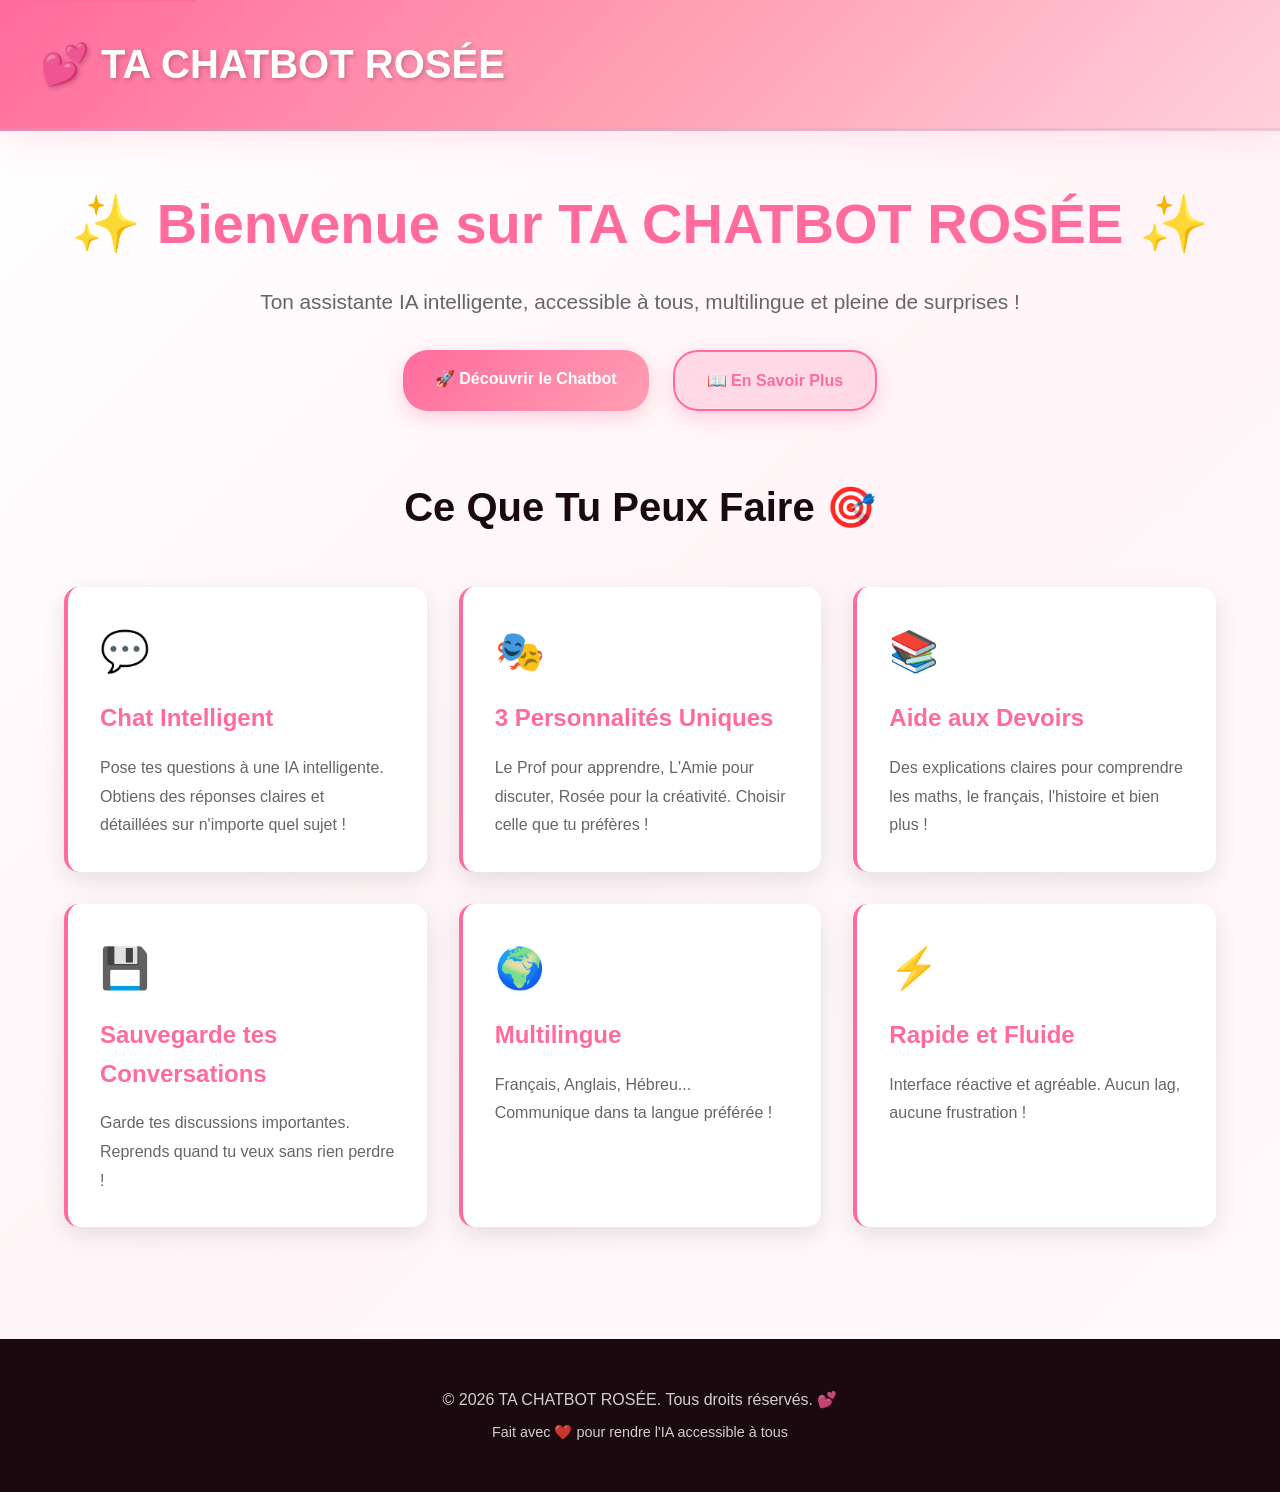
<file: index.html>
<!DOCTYPE html>
<html lang="fr">
<head>
  <meta charset="UTF-8" />
  <meta name="viewport" content="width=device-width, initial-scale=1.0" />
  <meta name="description" content="TA CHATBOT ROSÉE - Ton assistante IA intelligente, accessible à tous. Chat, jeux, dessins et bien plus !" />
  <title>TA CHATBOT ROSÉE - Assistante IA Intelligente</title>
  <style>
    :root {
      --primary: #FF6B9D;
      --secondary: #FF9FB2;
      --accent: #FFD1DC;
      --dark: #1a0a0f;
      --light: #f8f4f6;
      --white: #ffffff;
      --shadow: 0 8px 32px rgba(255, 107, 157, 0.15);
    }

    * {
      margin: 0;
      padding: 0;
      box-sizing: border-box;
    }

    html {
      scroll-behavior: smooth;
      -webkit-font-smoothing: antialiased;
      -moz-osx-font-smoothing: grayscale;
    }

    body {
      font-family: 'Segoe UI', Tahoma, Geneva, Verdana, sans-serif;
      background: linear-gradient(135deg, #ffffff 0%, #fff5f8 50%, #fffafc 100%);
      color: var(--dark);
      line-height: 1.6;
      min-height: 100vh;
      display: flex;
      flex-direction: column;
    }

    /* HEADER */
    header {
      width: 100%;
      background: linear-gradient(135deg, var(--primary) 0%, var(--secondary) 50%, var(--accent) 100%);
      color: var(--white);
      padding: 2rem 1.5rem;
      box-shadow: var(--shadow);
      position: sticky;
      top: 0;
      z-index: 999;
      border-bottom: 3px solid rgba(192, 192, 212, 0.3);
    }

    .header-container {
      max-width: 1200px;
      margin: 0 auto;
      display: flex;
      align-items: center;
      justify-content: space-between;
      gap: 2rem;
    }

    .logo {
      font-size: 2.5rem;
      font-weight: 900;
      display: flex;
      align-items: center;
      gap: 0.5rem;
      text-shadow: 2px 2px 4px rgba(0, 0, 0, 0.2);
    }

    /* MAIN */
    main {
      flex: 1;
      max-width: 1200px;
      margin: 0 auto;
      width: 100%;
      padding: 3rem 1.5rem;
    }

    /* HERO */
    .hero {
      text-align: center;
      margin-bottom: 4rem;
    }

    .hero h1 {
      font-size: 3.5rem;
      color: var(--primary);
      margin-bottom: 1rem;
      animation: slideDown 0.8s ease-out;
    }

    .hero p {
      font-size: 1.3rem;
      color: #666;
      margin-bottom: 2rem;
      animation: slideUp 0.8s ease-out 0.2s both;
    }

    @keyframes slideDown {
      from {
        opacity: 0;
        transform: translateY(-30px);
      }
      to {
        opacity: 1;
        transform: translateY(0);
      }
    }

    @keyframes slideUp {
      from {
        opacity: 0;
        transform: translateY(30px);
      }
      to {
        opacity: 1;
        transform: translateY(0);
      }
    }

    /* BUTTONS */
    .cta-buttons {
      display: flex;
      gap: 1.5rem;
      justify-content: center;
      flex-wrap: wrap;
      margin-bottom: 3rem;
      animation: slideUp 0.8s ease-out 0.4s both;
    }

    .btn {
      padding: 1rem 2rem;
      border: none;
      border-radius: 25px;
      font-size: 1rem;
      font-weight: 700;
      cursor: pointer;
      transition: all 0.3s;
      text-decoration: none;
      display: inline-block;
      text-align: center;
      white-space: nowrap;
    }

    .btn-primary {
      background: linear-gradient(135deg, var(--primary), var(--secondary));
      color: white;
      box-shadow: 0 6px 20px rgba(255, 107, 157, 0.3);
    }

    .btn-primary:hover {
      transform: translateY(-3px);
      box-shadow: 0 10px 30px rgba(255, 107, 157, 0.6);
    }

    /* FEATURES */
    .section-title {
      text-align: center;
      font-size: 2.5rem;
      color: var(--dark);
      margin-bottom: 3rem;
    }

    .features-grid {
      display: grid;
      grid-template-columns: repeat(auto-fit, minmax(280px, 1fr));
      gap: 2rem;
      margin-bottom: 4rem;
    }

    .feature-card {
      background: white;
      padding: 2rem;
      border-radius: 15px;
      box-shadow: 0 8px 24px rgba(0, 0, 0, 0.1);
      transition: all 0.3s;
      border-left: 4px solid var(--primary);
    }

    .feature-card:hover {
      transform: translateY(-8px);
      box-shadow: 0 12px 40px rgba(255, 107, 157, 0.2);
    }

    .feature-card h3 {
      color: var(--primary);
      margin-bottom: 1rem;
      font-size: 1.5rem;
    }

    .feature-card p {
      color: #666;
      line-height: 1.8;
    }

    .icon {
      font-size: 2.5rem;
      margin-bottom: 1rem;
    }

    /* FOOTER */
    footer {
      background: var(--dark);
      color: white;
      padding: 3rem 1.5rem;
      text-align: center;
      margin-top: auto;
    }

    footer p {
      opacity: 0.8;
    }

    /* RESPONSIVE */
    @media (max-width: 768px) {
      .hero h1 {
        font-size: 2rem;
      }

      .hero p {
        font-size: 1.1rem;
      }

      .cta-buttons {
        flex-direction: column;
        align-items: stretch;
      }

      main {
        padding: 2rem 1rem;
      }

      .section-title {
        font-size: 2rem;
      }
    }

    /* ACCESSIBILITY */
    :focus-visible {
      outline: 3px solid var(--primary);
      outline-offset: 2px;
    }

    .skip-link {
      position: absolute;
      top: -40px;
      left: 0;
      background: var(--primary);
      color: white;
      padding: 8px;
      z-index: 1000;
      text-decoration: none;
    }

    .skip-link:focus {
      top: 0;
    }
  </style>
</head>
<body>
  <a href="#main" class="skip-link">Aller au contenu principal</a>

  <!-- HEADER -->
  <header role="banner">
    <div class="header-container">
      <div class="logo">
        💕 TA CHATBOT ROSÉE
      </div>
    </div>
  </header>

  <!-- MAIN CONTENT -->
  <main id="main" role="main">
    <!-- HERO -->
    <section class="hero">
      <h1>✨ Bienvenue sur TA CHATBOT ROSÉE ✨</h1>
      <p>Ton assistante IA intelligente, accessible à tous, multilingue et pleine de surprises !</p>

      <div class="cta-buttons">
        <a href="app/chatbot.html" class="btn btn-primary">🚀 Découvrir le Chatbot</a>
        <a href="#features" class="btn btn-primary" style="background: rgba(255, 107, 157, 0.2); color: var(--primary); border: 2px solid var(--primary);">📖 En Savoir Plus</a>
      </div>
    </section>

    <!-- FEATURES -->
    <section id="features">
      <h2 class="section-title">Ce Que Tu Peux Faire 🎯</h2>

      <div class="features-grid">
        <div class="feature-card">
          <div class="icon">💬</div>
          <h3>Chat Intelligent</h3>
          <p>Pose tes questions à une IA intelligente. Obtiens des réponses claires et détaillées sur n'importe quel sujet !</p>
        </div>

        <div class="feature-card">
          <div class="icon">🎭</div>
          <h3>3 Personnalités Uniques</h3>
          <p>Le Prof pour apprendre, L'Amie pour discuter, Rosée pour la créativité. Choisir celle que tu préfères !</p>
        </div>

        <div class="feature-card">
          <div class="icon">📚</div>
          <h3>Aide aux Devoirs</h3>
          <p>Des explications claires pour comprendre les maths, le français, l'histoire et bien plus !</p>
        </div>

        <div class="feature-card">
          <div class="icon">💾</div>
          <h3>Sauvegarde tes Conversations</h3>
          <p>Garde tes discussions importantes. Reprends quand tu veux sans rien perdre !</p>
        </div>

        <div class="feature-card">
          <div class="icon">🌍</div>
          <h3>Multilingue</h3>
          <p>Français, Anglais, Hébreu... Communique dans ta langue préférée !</p>
        </div>

        <div class="feature-card">
          <div class="icon">⚡</div>
          <h3>Rapide et Fluide</h3>
          <p>Interface réactive et agréable. Aucun lag, aucune frustration !</p>
        </div>
      </div>
    </section>
  </main>

  <!-- FOOTER -->
  <footer role="contentinfo">
    <p>&copy; 2026 TA CHATBOT ROSÉE. Tous droits réservés. 💕</p>
    <p style="margin-top: 0.5rem; font-size: 0.9rem;">Fait avec ❤️ pour rendre l'IA accessible à tous</p>
  </footer>
</body>
</html>
</file>
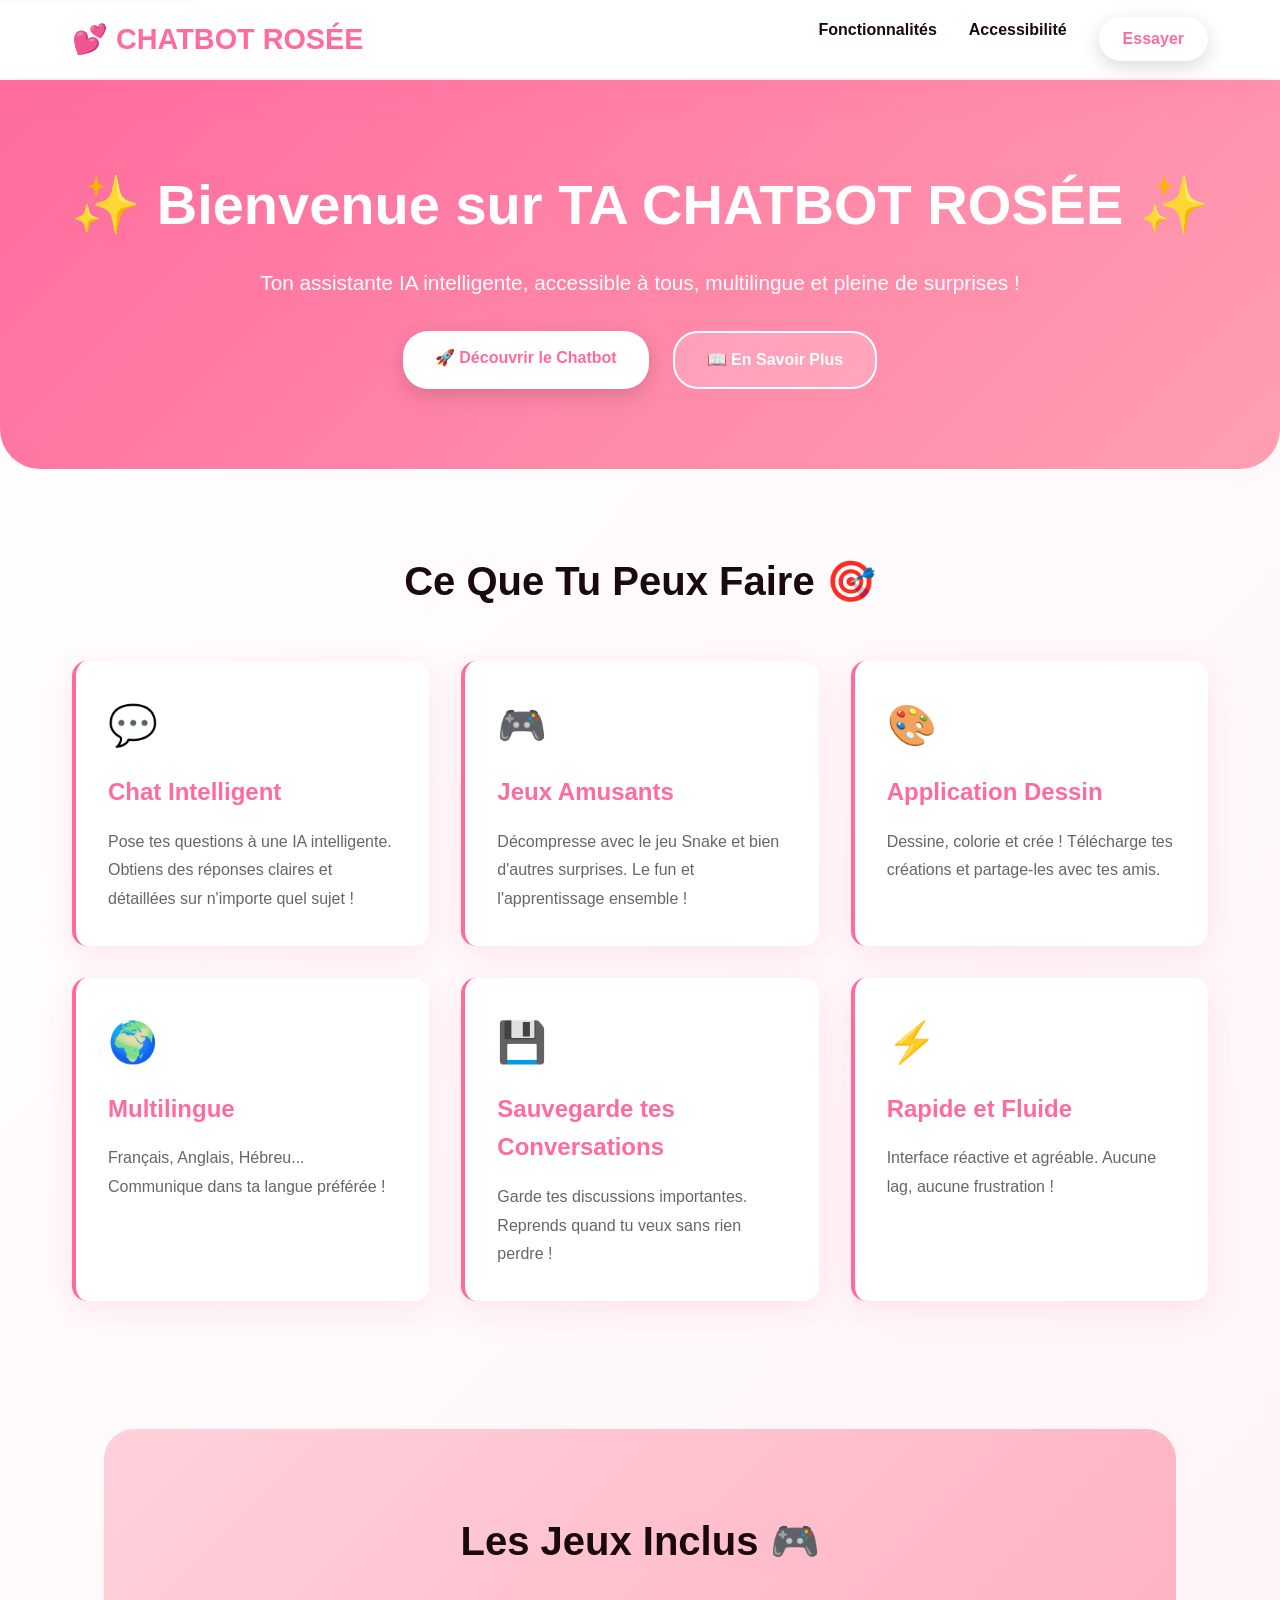
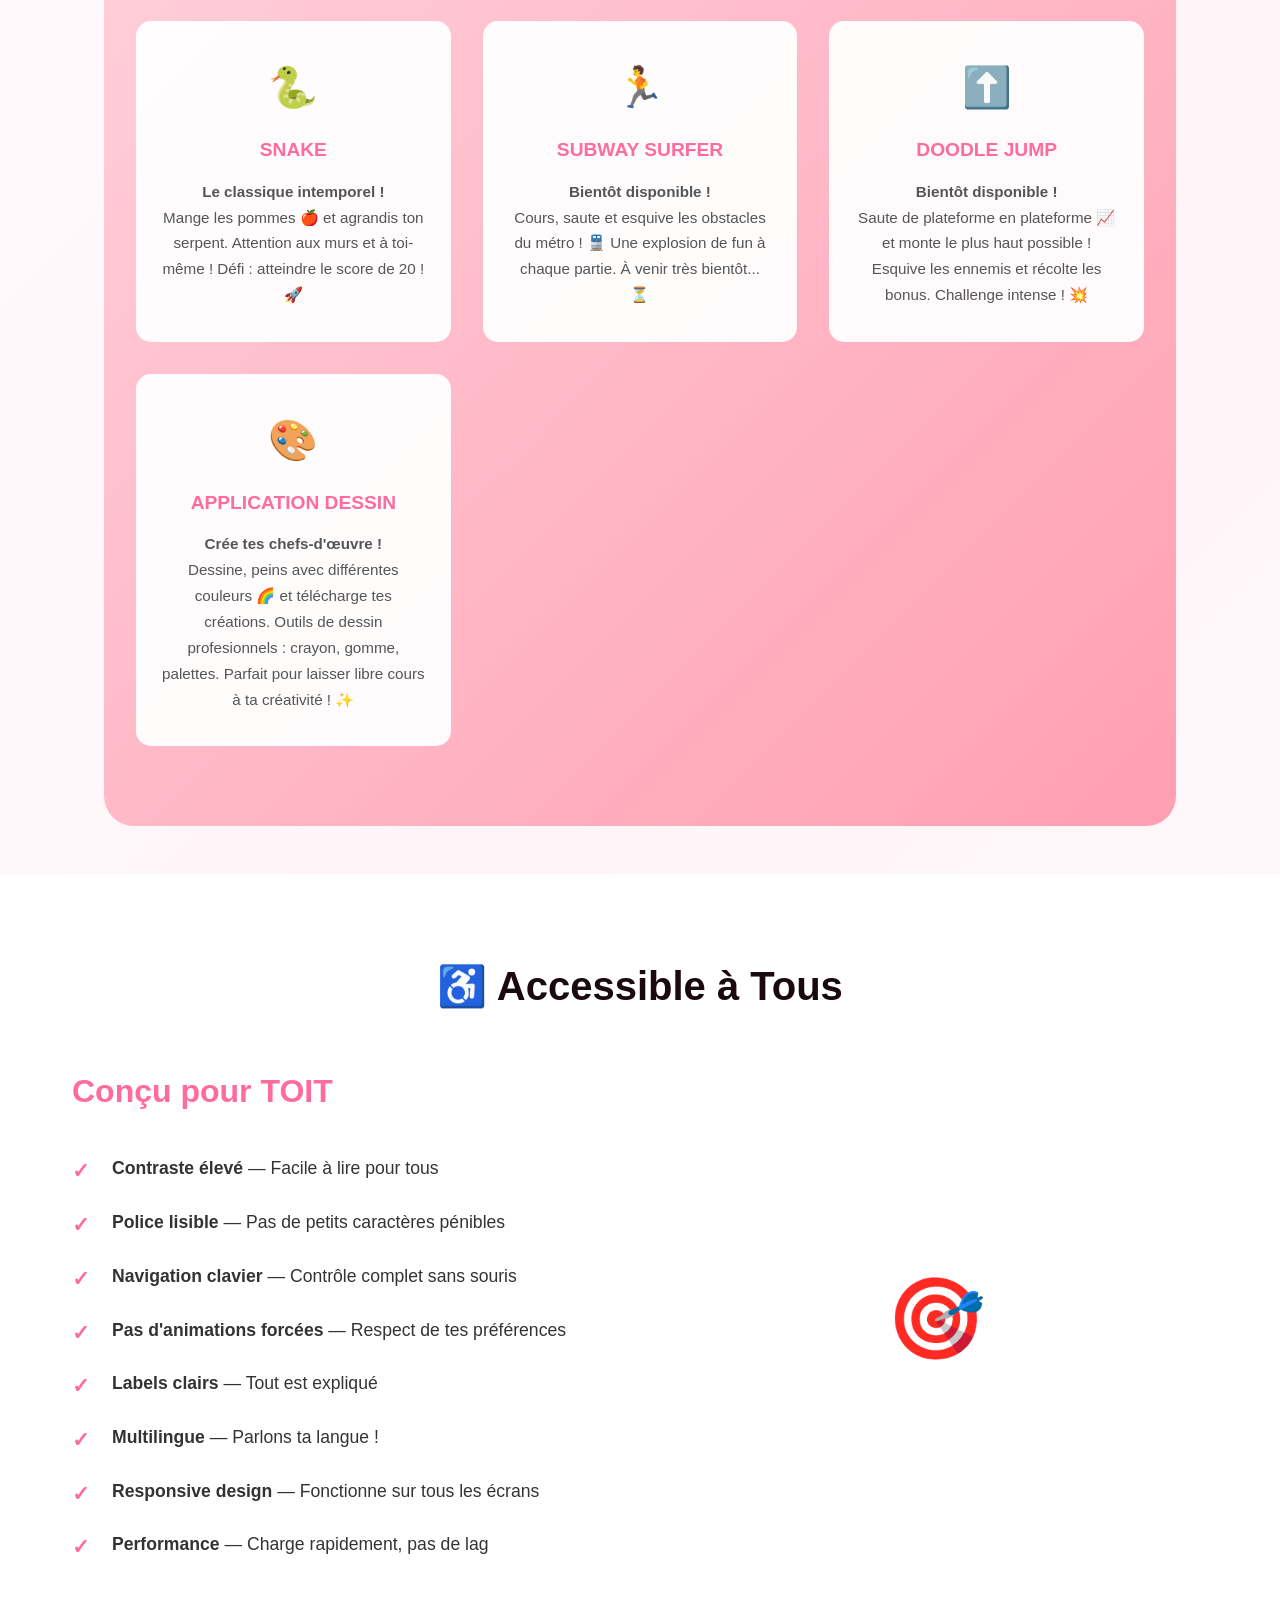
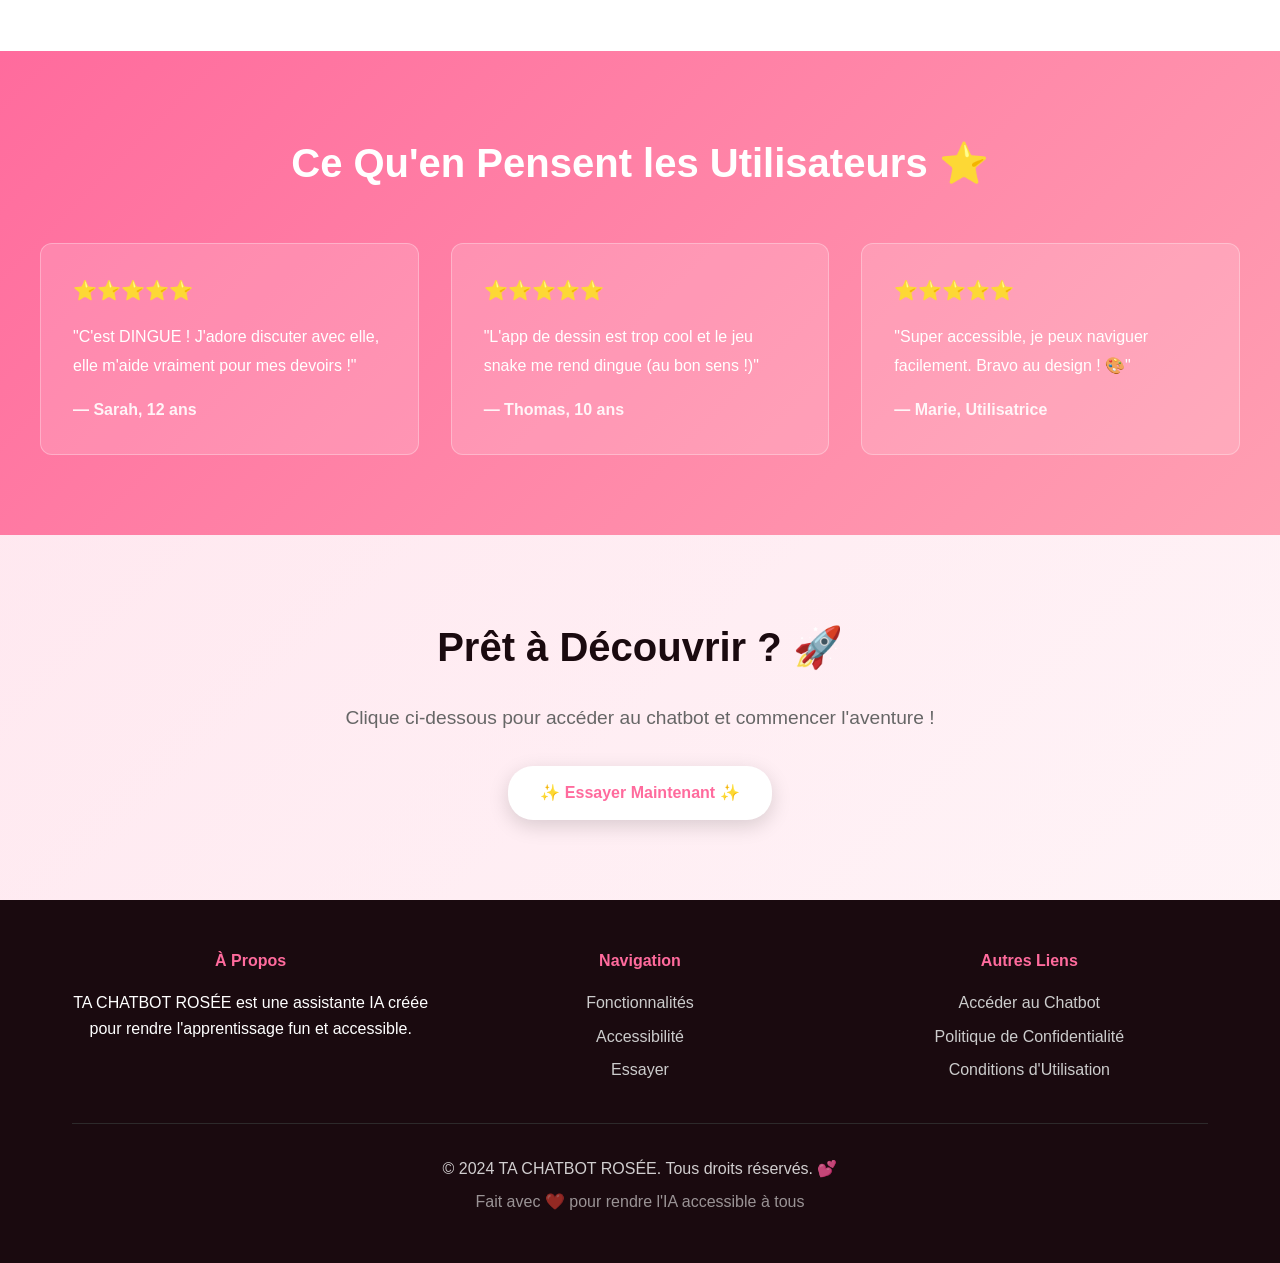
<file: landing.html>
<!DOCTYPE html>
<html lang="fr">
<head>
  <meta charset="UTF-8" />
  <meta name="viewport" content="width=device-width, initial-scale=1.0" />
  <meta name="description" content="TA CHATBOT ROSÉE - Ton assistante IA intelligente, accessible à tous. Chat, jeux, dessins et bien plus !" />
  <title>TA CHATBOT ROSÉE - Assistante IA Intelligente</title>
  <style>
    :root {
      --primary: #FF6B9D;
      --secondary: #FF9FB2;
      --accent: #FFD1DC;
      --dark: #1a0a0f;
      --light: #f8f4f6;
      --white: #ffffff;
      --shadow: 0 8px 32px rgba(255, 107, 157, 0.15);
    }

    * {
      margin: 0;
      padding: 0;
      box-sizing: border-box;
    }

    html {
      scroll-behavior: smooth;
    }

    body {
      font-family: 'Segoe UI', Tahoma, Geneva, Verdana, sans-serif;
      background: linear-gradient(135deg, #ffffff 0%, #fff5f8 50%, #fffafc 100%);
      color: var(--dark);
      line-height: 1.6;
      min-height: 100vh;
    }

    /* ========================= NAVIGATION ========================= */
    nav {
      position: fixed;
      top: 0;
      width: 100%;
      background: rgba(255, 255, 255, 0.95);
      backdrop-filter: blur(10px);
      box-shadow: var(--shadow);
      z-index: 1000;
      padding: 1rem 2rem;
    }

    nav .container {
      max-width: 1200px;
      margin: 0 auto;
      display: flex;
      justify-content: space-between;
      align-items: center;
    }

    .logo {
      font-size: 1.8rem;
      font-weight: 700;
      color: var(--primary);
      display: flex;
      align-items: center;
      gap: 0.5rem;
    }

    nav ul {
      display: flex;
      list-style: none;
      gap: 2rem;
    }

    nav a {
      text-decoration: none;
      color: var(--dark);
      font-weight: 600;
      transition: color 0.3s;
      position: relative;
    }

    nav a:hover,
    nav a:focus {
      color: var(--primary);
      outline: none;
    }

    nav a::after {
      content: '';
      position: absolute;
      bottom: -4px;
      left: 0;
      width: 0;
      height: 2px;
      background: var(--primary);
      transition: width 0.3s;
    }

    nav a:hover::after,
    nav a:focus::after {
      width: 100%;
    }

    /* ========================= HERO SECTION ========================= */
    .hero {
      margin-top: 80px;
      padding: 5rem 2rem;
      text-align: center;
      background: linear-gradient(135deg, var(--primary) 0%, var(--secondary) 100%);
      color: white;
      border-radius: 0 0 40px 40px;
    }

    .hero h1 {
      font-size: 3.5rem;
      margin-bottom: 1rem;
      animation: slideDown 0.8s ease-out;
    }

    .hero p {
      font-size: 1.3rem;
      margin-bottom: 2rem;
      opacity: 0.95;
      animation: slideUp 0.8s ease-out 0.2s both;
    }

    @keyframes slideDown {
      from {
        opacity: 0;
        transform: translateY(-30px);
      }
      to {
        opacity: 1;
        transform: translateY(0);
      }
    }

    @keyframes slideUp {
      from {
        opacity: 0;
        transform: translateY(30px);
      }
      to {
        opacity: 1;
        transform: translateY(0);
      }
    }

    .cta-buttons {
      display: flex;
      gap: 1.5rem;
      justify-content: center;
      flex-wrap: wrap;
      animation: slideUp 0.8s ease-out 0.4s both;
    }

    .btn {
      padding: 0.9rem 2rem;
      border: none;
      border-radius: 25px;
      font-size: 1rem;
      font-weight: 700;
      cursor: pointer;
      transition: all 0.3s;
      text-decoration: none;
      display: inline-block;
      text-align: center;
      white-space: nowrap;
    }

    .btn-primary {
      background: white;
      color: var(--primary);
      box-shadow: 0 6px 20px rgba(0, 0, 0, 0.15);
    }

    .btn-primary:hover,
    .btn-primary:focus {
      transform: translateY(-3px);
      box-shadow: 0 10px 30px rgba(0, 0, 0, 0.2);
      outline: 2px solid var(--primary);
      outline-offset: 2px;
    }

    .btn-secondary {
      background: rgba(255, 255, 255, 0.2);
      color: white;
      border: 2px solid white;
    }

    .btn-secondary:hover,
    .btn-secondary:focus {
      background: white;
      color: var(--primary);
      outline: 2px solid white;
      outline-offset: 2px;
    }

    /* ========================= FEATURES SECTION ========================= */
    .container {
      max-width: 1200px;
      margin: 0 auto;
      padding: 0 2rem;
    }

    .features {
      padding: 5rem 2rem;
    }

    .section-title {
      text-align: center;
      font-size: 2.5rem;
      margin-bottom: 3rem;
      color: var(--dark);
    }

    .features-grid {
      display: grid;
      grid-template-columns: repeat(auto-fit, minmax(300px, 1fr));
      gap: 2rem;
    }

    .feature-card {
      background: white;
      padding: 2rem;
      border-radius: 15px;
      box-shadow: var(--shadow);
      transition: all 0.3s;
      border-left: 4px solid var(--primary);
    }

    .feature-card:hover {
      transform: translateY(-8px);
      box-shadow: 0 12px 40px rgba(255, 107, 157, 0.2);
    }

    .feature-card h3 {
      color: var(--primary);
      margin-bottom: 1rem;
      font-size: 1.5rem;
    }

    .feature-card p {
      color: #666;
      line-height: 1.8;
    }

    .icon {
      font-size: 2.5rem;
      margin-bottom: 1rem;
    }

    /* ========================= CAPABILITIES SECTION ========================= */
    .capabilities {
      background: linear-gradient(135deg, var(--accent) 0%, var(--secondary) 100%);
      padding: 5rem 2rem;
      border-radius: 30px;
      margin: 3rem 2rem;
    }

    .capabilities h2 {
      text-align: center;
      color: var(--dark);
      font-size: 2.5rem;
      margin-bottom: 3rem;
    }

    .capabilities-list {
      display: grid;
      grid-template-columns: repeat(auto-fit, minmax(250px, 1fr));
      gap: 2rem;
      max-width: 1200px;
      margin: 0 auto;
    }

    .capability-item {
      background: rgba(255, 255, 255, 0.95);
      padding: 2rem 1.5rem;
      border-radius: 15px;
      text-align: center;
      transition: all 0.3s;
      border: 2px solid transparent;
      position: relative;
      overflow: hidden;
    }

    .capability-item::before {
      content: '';
      position: absolute;
      top: 0;
      left: 0;
      right: 0;
      height: 4px;
      background: linear-gradient(90deg, var(--primary), var(--secondary), var(--accent));
      transform: scaleX(0);
      transform-origin: left;
      transition: transform 0.3s;
    }

    .capability-item:hover {
      transform: translateY(-8px);
      background: white;
      box-shadow: 0 12px 30px rgba(255, 107, 157, 0.2);
      border-color: var(--secondary);
    }

    .capability-item:hover::before {
      transform: scaleX(1);
    }

    .capability-item h4 {
      color: var(--primary);
      margin-bottom: 0.8rem;
      font-size: 1.2rem;
    }

    .capability-item p {
      color: #555;
      line-height: 1.7;
      font-size: 0.95rem;
    }

    /* ========================= ACCESSIBILITY SECTION ========================= */
    .accessibility {
      padding: 5rem 2rem;
      background: white;
    }

    .accessibility-grid {
      display: grid;
      grid-template-columns: 1fr 1fr;
      gap: 3rem;
      align-items: center;
      max-width: 1200px;
      margin: 0 auto;
    }

    .accessibility-content h2 {
      color: var(--primary);
      font-size: 2rem;
      margin-bottom: 1.5rem;
    }

    .accessibility-list {
      list-style: none;
    }

    .accessibility-list li {
      padding: 0.8rem 0;
      padding-left: 2.5rem;
      position: relative;
      font-size: 1.1rem;
      color: #333;
    }

    .accessibility-list li::before {
      content: '✓';
      position: absolute;
      left: 0;
      color: var(--primary);
      font-weight: bold;
      font-size: 1.3rem;
    }

    .accessibility-image {
      text-align: center;
      font-size: 5rem;
    }

    /* ========================= TESTIMONIALS SECTION ========================= */
    .testimonials {
      background: linear-gradient(135deg, var(--primary) 0%, var(--secondary) 100%);
      padding: 5rem 2rem;
      color: white;
    }

    .testimonials .section-title {
      color: white;
    }

    .testimonials-grid {
      display: grid;
      grid-template-columns: repeat(auto-fit, minmax(280px, 1fr));
      gap: 2rem;
      max-width: 1200px;
      margin: 0 auto;
    }

    .testimonial-card {
      background: rgba(255, 255, 255, 0.15);
      padding: 2rem;
      border-radius: 12px;
      border: 1px solid rgba(255, 255, 255, 0.3);
      transition: all 0.3s;
    }

    .testimonial-card:hover {
      background: rgba(255, 255, 255, 0.25);
      transform: translateY(-5px);
    }

    .stars {
      color: #FFD700;
      margin-bottom: 1rem;
      font-size: 1.2rem;
    }

    .testimonial-text {
      margin-bottom: 1rem;
      line-height: 1.8;
    }

    .testimonial-author {
      font-weight: 700;
      opacity: 0.9;
    }

    /* ========================= CTA SECTION ========================= */
    .cta-section {
      padding: 5rem 2rem;
      text-align: center;
      background: linear-gradient(135deg, rgba(255, 107, 157, 0.1) 0%, rgba(255, 209, 220, 0.15) 100%);
    }

    .cta-section h2 {
      font-size: 2.5rem;
      color: var(--dark);
      margin-bottom: 1.5rem;
    }

    .cta-section p {
      font-size: 1.2rem;
      color: #666;
      margin-bottom: 2rem;
    }

    /* ========================= FOOTER ========================= */
    footer {
      background: var(--dark);
      color: white;
      padding: 3rem 2rem;
      text-align: center;
    }

    footer .container {
      max-width: 1200px;
      margin: 0 auto;
    }

    .footer-content {
      display: grid;
      grid-template-columns: repeat(auto-fit, minmax(250px, 1fr));
      gap: 2rem;
      margin-bottom: 2rem;
    }

    .footer-section h4 {
      color: var(--primary);
      margin-bottom: 1rem;
    }

    .footer-section a {
      color: #ccc;
      text-decoration: none;
      display: block;
      margin-bottom: 0.5rem;
      transition: color 0.3s;
    }

    .footer-section a:hover,
    .footer-section a:focus {
      color: var(--primary);
      outline: none;
    }

    .footer-bottom {
      border-top: 1px solid #333;
      padding-top: 2rem;
      opacity: 0.8;
    }

    /* ========================= RESPONSIVE ========================= */
    @media (max-width: 768px) {
      nav ul {
        gap: 1rem;
        font-size: 0.9rem;
      }

      .hero h1 {
        font-size: 2.2rem;
      }

      .hero p {
        font-size: 1.1rem;
      }

      .section-title {
        font-size: 2rem;
      }

      .accessibility-grid {
        grid-template-columns: 1fr;
      }

      .cta-buttons {
        flex-direction: column;
        align-items: center;
      }

      .btn {
        min-width: 250px;
      }

      .hero {
        padding: 3rem 1rem;
      }

      .features {
        padding: 3rem 1rem;
      }
    }

    /* ========================= ACCESSIBILITY ========================= */
    /* Focus visible pour clavier */
    :focus-visible {
      outline: 3px solid var(--primary);
      outline-offset: 2px;
    }

    /* Haute contrast support */
    @media (prefers-contrast: more) {
      body {
        background: white;
      }

      .hero {
        background: var(--primary);
      }

      .feature-card {
        border-left: 6px solid var(--primary);
      }
    }

    /* Respect des préférences de mouvement */
    @media (prefers-reduced-motion: reduce) {
      * {
        animation-duration: 0.01ms !important;
        animation-iteration-count: 1 !important;
        transition-duration: 0.01ms !important;
      }
    }

    /* Skip to content link */
    .skip-link {
      position: absolute;
      top: -40px;
      left: 0;
      background: var(--primary);
      color: white;
      padding: 8px;
      z-index: 100;
    }

    .skip-link:focus {
      top: 0;
    }
  </style>
</head>
<body>
  <a href="#main" class="skip-link">Aller au contenu principal</a>

  <!-- ============================================================
       NAVIGATION
       ============================================================ -->
  <nav role="navigation" aria-label="Navigation principale">
    <div class="container">
      <div class="logo">💕 CHATBOT ROSÉE</div>
      <ul>
        <li><a href="#features">Fonctionnalités</a></li>
        <li><a href="#accessibility">Accessibilité</a></li>
        <li><a href="#cta" class="btn btn-primary" style="display: inline-block; padding: 0.6rem 1.5rem; margin: 0;">Essayer</a></li>
      </ul>
    </div>
  </nav>

  <!-- ============================================================
       HERO SECTION
       ============================================================ -->
  <section class="hero">
    <h1>✨ Bienvenue sur TA CHATBOT ROSÉE ✨</h1>
    <p>Ton assistante IA intelligente, accessible à tous, multilingue et pleine de surprises !</p>
    <div class="cta-buttons">
      <a href="index.html" class="btn btn-primary">🚀 Découvrir le Chatbot</a>
      <a href="#features" class="btn btn-secondary">📖 En Savoir Plus</a>
    </div>
  </section>

  <main id="main">
    <!-- ============================================================
         FEATURES SECTION
         ============================================================ -->
    <section id="features" class="features">
      <div class="container">
        <h2 class="section-title">Ce Que Tu Peux Faire 🎯</h2>
        <div class="features-grid">
          <div class="feature-card">
            <div class="icon">💬</div>
            <h3>Chat Intelligent</h3>
            <p>Pose tes questions à une IA intelligente. Obtiens des réponses claires et détaillées sur n'importe quel sujet !</p>
          </div>

          <div class="feature-card">
            <div class="icon">🎮</div>
            <h3>Jeux Amusants</h3>
            <p>Décompresse avec le jeu Snake et bien d'autres surprises. Le fun et l'apprentissage ensemble !</p>
          </div>

          <div class="feature-card">
            <div class="icon">🎨</div>
            <h3>Application Dessin</h3>
            <p>Dessine, colorie et crée ! Télécharge tes créations et partage-les avec tes amis.</p>
          </div>

          <div class="feature-card">
            <div class="icon">🌍</div>
            <h3>Multilingue</h3>
            <p>Français, Anglais, Hébreu... Communique dans ta langue préférée !</p>
          </div>

          <div class="feature-card">
            <div class="icon">💾</div>
            <h3>Sauvegarde tes Conversations</h3>
            <p>Garde tes discussions importantes. Reprends quand tu veux sans rien perdre !</p>
          </div>

          <div class="feature-card">
            <div class="icon">⚡</div>
            <h3>Rapide et Fluide</h3>
            <p>Interface réactive et agréable. Aucune lag, aucune frustration !</p>
          </div>
        </div>
      </div>
    </section>

    <!-- ============================================================
         CAPABILITIES SECTION
         ============================================================ -->
    <div class="container">
      <section class="capabilities">
        <h2>Les Jeux Inclus 🎮</h2>
        <div class="capabilities-list">
          <div class="capability-item">
            <div class="icon">🐍</div>
            <h4>SNAKE</h4>
            <p><strong>Le classique intemporel !</strong><br>Mange les pommes 🍎 et agrandis ton serpent. Attention aux murs et à toi-même ! Défi : atteindre le score de 20 ! 🚀</p>
          </div>

          <div class="capability-item">
            <div class="icon">🏃</div>
            <h4>SUBWAY SURFER</h4>
            <p><strong>Bientôt disponible !</strong><br>Cours, saute et esquive les obstacles du métro ! 🚆 Une explosion de fun à chaque partie. À venir très bientôt... ⏳</p>
          </div>

          <div class="capability-item">
            <div class="icon">⬆️</div>
            <h4>DOODLE JUMP</h4>
            <p><strong>Bientôt disponible !</strong><br>Saute de plateforme en plateforme 📈 et monte le plus haut possible ! Esquive les ennemis et récolte les bonus. Challenge intense ! 💥</p>
          </div>

          <div class="capability-item">
            <div class="icon">🎨</div>
            <h4>APPLICATION DESSIN</h4>
            <p><strong>Crée tes chefs-d'œuvre !</strong><br>Dessine, peins avec différentes couleurs 🌈 et télécharge tes créations. Outils de dessin profesionnels : crayon, gomme, palettes. Parfait pour laisser libre cours à ta créativité ! ✨</p>
          </div>
        </div>
      </section>
    </div>

    <!-- ============================================================
         ACCESSIBILITY SECTION
         ============================================================ -->
    <section id="accessibility" class="accessibility">
      <div class="container">
        <h2 class="section-title">♿ Accessible à Tous</h2>
        <div class="accessibility-grid">
          <div class="accessibility-content">
            <h2>Conçu pour TOIT</h2>
            <ul class="accessibility-list">
              <li><strong>Contraste élevé</strong> — Facile à lire pour tous</li>
              <li><strong>Police lisible</strong> — Pas de petits caractères pénibles</li>
              <li><strong>Navigation clavier</strong> — Contrôle complet sans souris</li>
              <li><strong>Pas d'animations forcées</strong> — Respect de tes préférences</li>
              <li><strong>Labels clairs</strong> — Tout est expliqué</li>
              <li><strong>Multilingue</strong> — Parlons ta langue !</li>
              <li><strong>Responsive design</strong> — Fonctionne sur tous les écrans</li>
              <li><strong>Performance</strong> — Charge rapidement, pas de lag</li>
            </ul>
          </div>
          <div class="accessibility-image">
            🎯
          </div>
        </div>
      </div>
    </section>

    <!-- ============================================================
         TESTIMONIALS SECTION
         ============================================================ -->
    <section class="testimonials">
      <h2 class="section-title">Ce Qu'en Pensent les Utilisateurs ⭐</h2>
      <div class="testimonials-grid">
        <div class="testimonial-card">
          <div class="stars">⭐⭐⭐⭐⭐</div>
          <p class="testimonial-text">"C'est DINGUE ! J'adore discuter avec elle, elle m'aide vraiment pour mes devoirs !"</p>
          <p class="testimonial-author">— Sarah, 12 ans</p>
        </div>

        <div class="testimonial-card">
          <div class="stars">⭐⭐⭐⭐⭐</div>
          <p class="testimonial-text">"L'app de dessin est trop cool et le jeu snake me rend dingue (au bon sens !)"</p>
          <p class="testimonial-author">— Thomas, 10 ans</p>
        </div>

        <div class="testimonial-card">
          <div class="stars">⭐⭐⭐⭐⭐</div>
          <p class="testimonial-text">"Super accessible, je peux naviguer facilement. Bravo au design ! 🎨"</p>
          <p class="testimonial-author">— Marie, Utilisatrice</p>
        </div>
      </div>
    </section>

    <!-- ============================================================
         CTA SECTION
         ============================================================ -->
    <section id="cta" class="cta-section">
      <div class="container">
        <h2>Prêt à Découvrir ? 🚀</h2>
        <p>Clique ci-dessous pour accéder au chatbot et commencer l'aventure !</p>
        <a href="index.html" class="btn btn-primary">✨ Essayer Maintenant ✨</a>
      </div>
    </section>
  </main>

  <!-- ============================================================
       FOOTER
       ============================================================ -->
  <footer role="contentinfo">
    <div class="container">
      <div class="footer-content">
        <div class="footer-section">
          <h4>À Propos</h4>
          <p>TA CHATBOT ROSÉE est une assistante IA créée pour rendre l'apprentissage fun et accessible.</p>
        </div>
        <div class="footer-section">
          <h4>Navigation</h4>
          <a href="#features">Fonctionnalités</a>
          <a href="#accessibility">Accessibilité</a>
          <a href="#cta">Essayer</a>
        </div>
        <div class="footer-section">
          <h4>Autres Liens</h4>
          <a href="index.html">Accéder au Chatbot</a>
          <a href="#">Politique de Confidentialité</a>
          <a href="#">Conditions d'Utilisation</a>
        </div>
      </div>
      <div class="footer-bottom">
        <p>&copy; 2024 TA CHATBOT ROSÉE. Tous droits réservés. 💕</p>
        <p style="margin-top: 0.5rem; opacity: 0.7;">Fait avec ❤️ pour rendre l'IA accessible à tous</p>
      </div>
    </div>
  </footer>

  <script>
    // Smooth scroll et focus management
    document.querySelectorAll('a[href^="#"]').forEach(anchor => {
      anchor.addEventListener('click', function(e) {
        const href = this.getAttribute('href');
        if (href !== '#' && document.querySelector(href)) {
          e.preventDefault();
          const target = document.querySelector(href);
          target.scrollIntoView({ behavior: 'smooth' });
          // Focus sur la section pour accessibilité
          target.focus({ preventScroll: true });
        }
      });
    });

    // Analytics simple (optionnel)
    console.log('✨ Landing page chargée ! Bienvenue sur TA CHATBOT ROSÉE');
  </script>
</body>
</html>
</file>
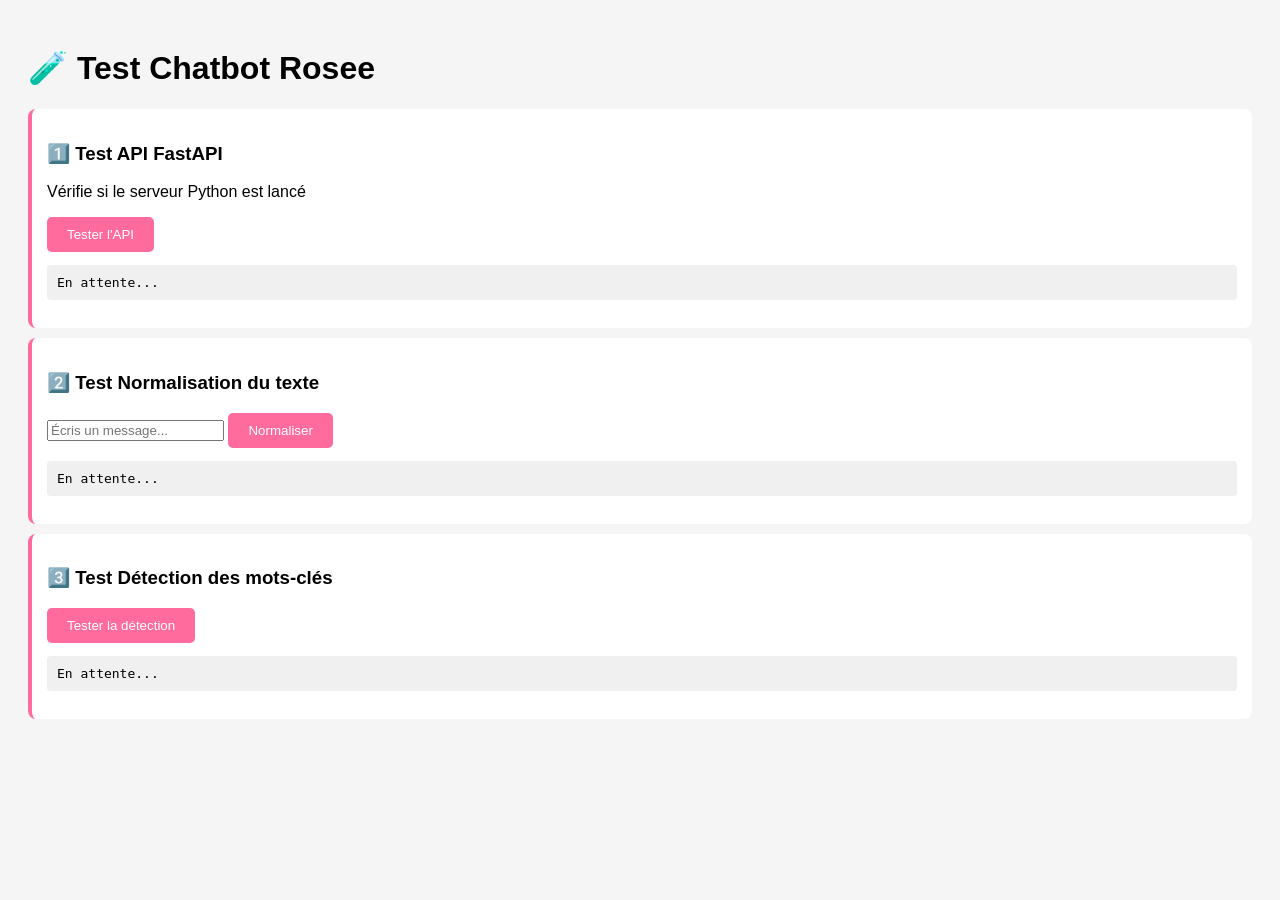
<file: test.html>
<!DOCTYPE html>
<html>
<head>
    <title>Test Chatbot Rosee</title>
    <style>
        body { font-family: Arial; padding: 20px; background: #f5f5f5; }
        .test { background: white; padding: 15px; margin: 10px 0; border-radius: 8px; border-left: 4px solid #FF6B9D; }
        .ok { border-left-color: green; }
        .error { border-left-color: red; }
        pre { background: #f0f0f0; padding: 10px; border-radius: 4px; overflow-x: auto; }
        button { padding: 10px 20px; background: #FF6B9D; color: white; border: none; border-radius: 5px; cursor: pointer; }
        button:hover { background: #FF9FB2; }
    </style>
</head>
<body>
    <h1>🧪 Test Chatbot Rosee</h1>

    <div class="test">
        <h3>1️⃣ Test API FastAPI</h3>
        <p>Vérifie si le serveur Python est lancé</p>
        <button onclick="testerAPI()">Tester l'API</button>
        <pre id="resultat-api">En attente...</pre>
    </div>

    <div class="test">
        <h3>2️⃣ Test Normalisation du texte</h3>
        <input type="text" id="texte-input" placeholder="Écris un message...">
        <button onclick="testerNormalisation()">Normaliser</button>
        <pre id="resultat-normalisation">En attente...</pre>
    </div>

    <div class="test">
        <h3>3️⃣ Test Détection des mots-clés</h3>
        <button onclick="testerDetection()">Tester la détection</button>
        <pre id="resultat-detection">En attente...</pre>
    </div>

    <script>
        async function testerAPI() {
            const resultat = document.getElementById('resultat-api');
            resultat.textContent = '⏳ Test en cours...';

            try {
                const response = await fetch('http://localhost:8000/');
                if (response.ok) {
                    const data = await response.json();
                    resultat.textContent = '✅ API ACTIVE !\n' + JSON.stringify(data, null, 2);
                    resultat.parentElement.classList.add('ok');
                } else {
                    resultat.textContent = '❌ API retourne erreur: ' + response.status;
                    resultat.parentElement.classList.add('error');
                }
            } catch (e) {
                resultat.textContent = '❌ API NON DISPONIBLE\n\nVérifies que tu as lancé:\npython main.py\n\nErreur: ' + e.message;
                resultat.parentElement.classList.add('error');
            }
        }

        function normaliser(texte) {
            return texte.toLowerCase().normalize('NFD').replace(/[̀-ͯ]/g, '');
        }

        function testerNormalisation() {
            const texte = document.getElementById('texte-input').value;
            const normalise = normaliser(texte);
            const resultat = document.getElementById('resultat-normalisation');
            resultat.textContent = `Original: "${texte}"\nNormalisé: "${normalise}"`;
        }

        function testerDetection() {
            const textes = ['bonjour', 'Bonjour !', 'BONJOUR comment ça va', 'salut', 'coucou', 'aide'];
            const mots_cles = ['bonjour', 'salut', 'coucou', 'hello'];

            let resultat = 'Tests de détection:\n\n';

            textes.forEach(texte => {
                const normalise = normaliser(texte);
                const trouve = mots_cles.some(m => normalise.includes(m));
                resultat += `"${texte}" → "${normalise}" → ${trouve ? '✅ TROUVÉ' : '❌ NON TROUVÉ'}\n`;
            });

            document.getElementById('resultat-detection').textContent = resultat;
        }

        // Auto-test au chargement
        console.log('🧪 Tests prêts ! Clique sur les boutons ci-dessus');
    </script>
</body>
</html>
</file>
